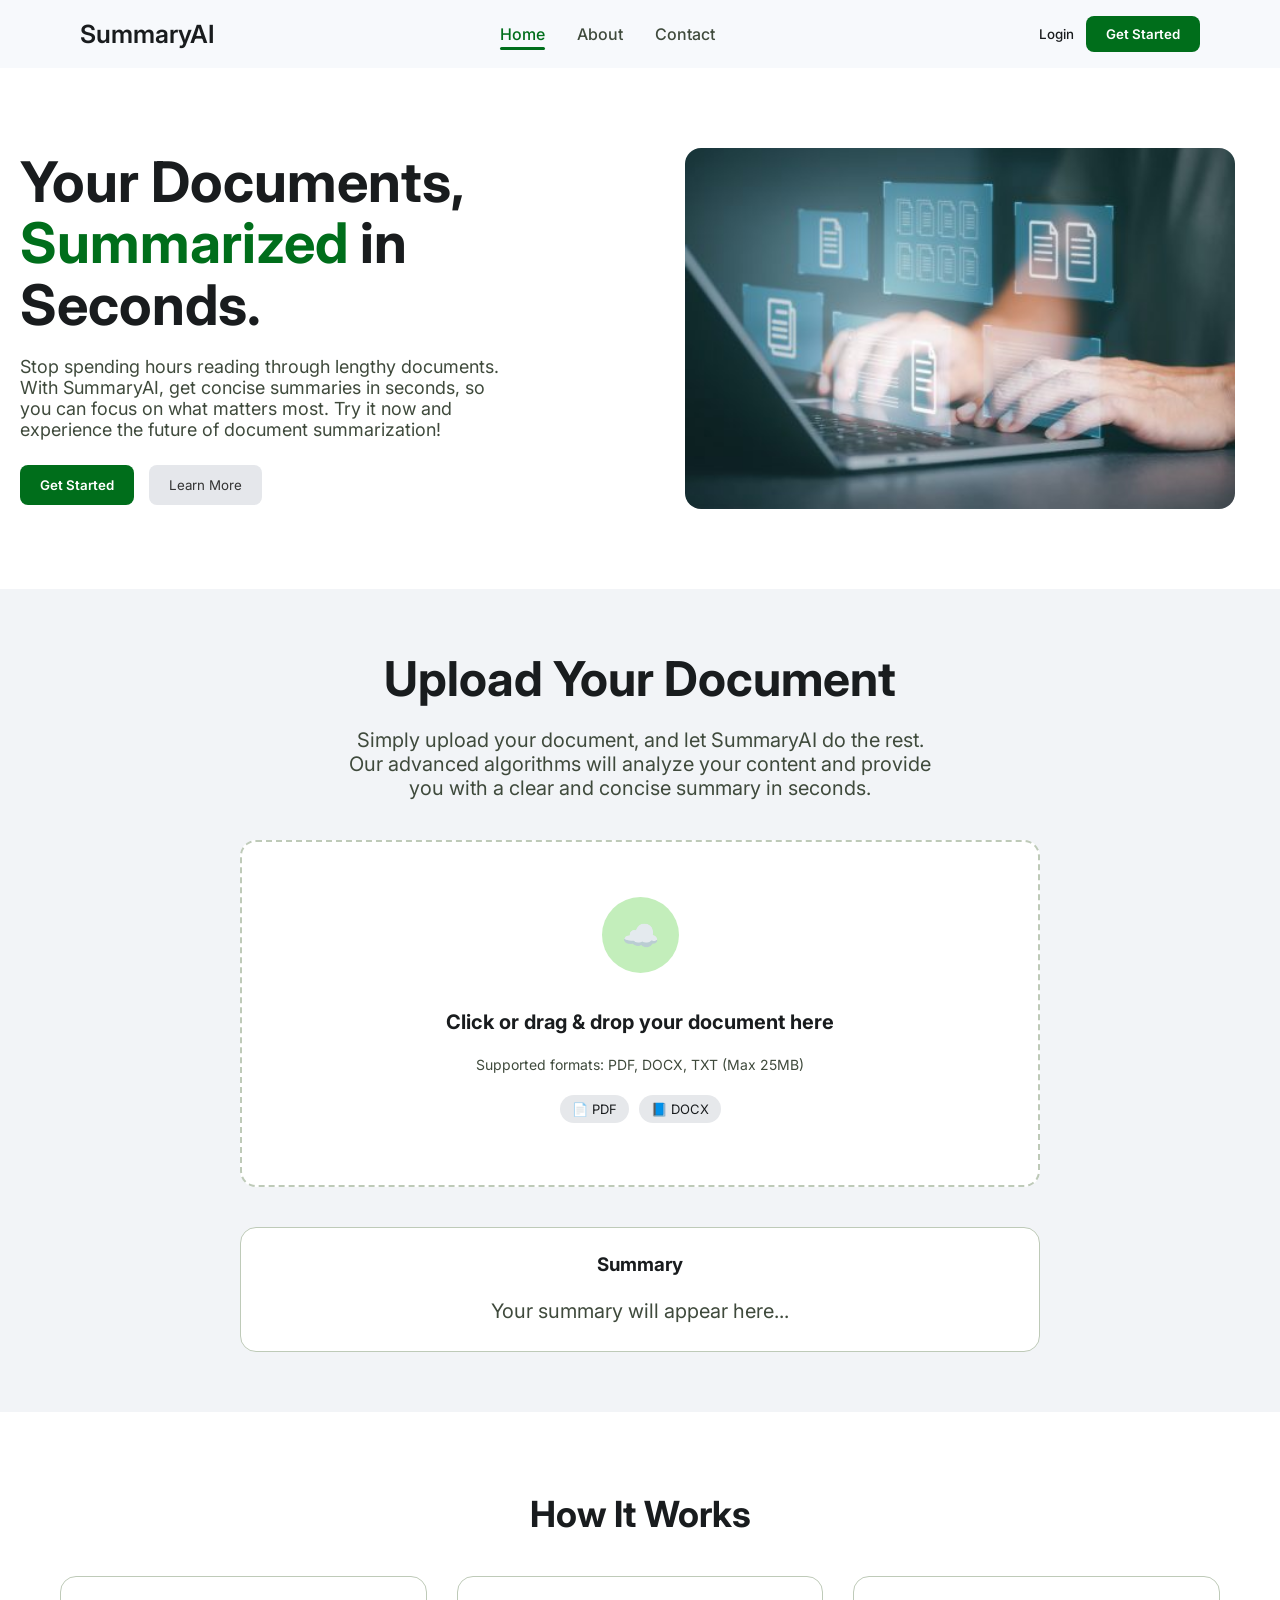
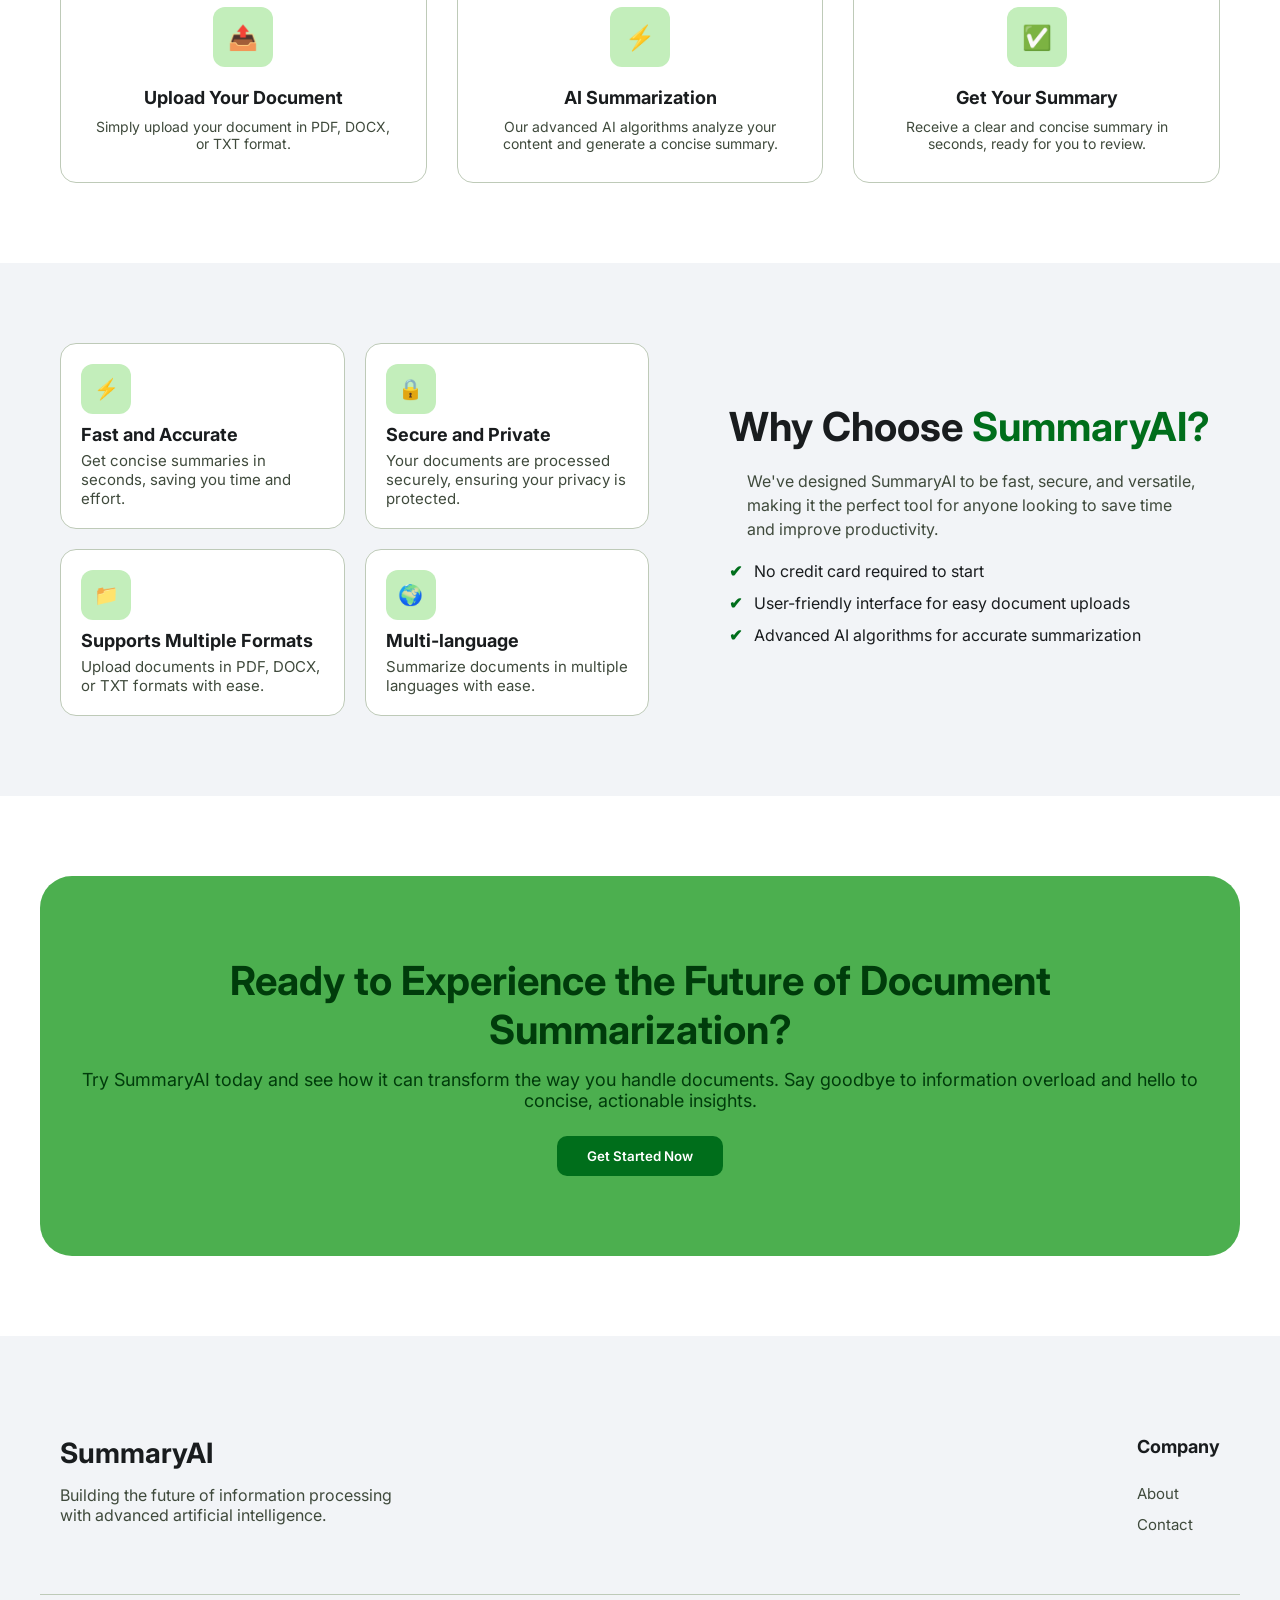
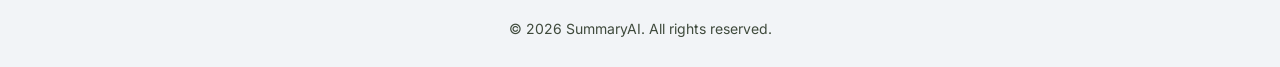
<file: index.html>
<!doctype html>
<html lang="en">
  <head>
    <meta charset="UTF-8" />
    <meta name="viewport" content="width=device-width, initial-scale=1.0" />
    <link rel="stylesheet" href="css/styles.css" />
    <link rel="stylesheet" href="css/mobile.css" />
    <script src="js/scripts.js" defer></script>
    <title>SummaryAI</title>
  </head>
  <body>
    <!-- Navigation -->
    <header>
      <nav class="nav">
        <div class="nav-content">
          <div class="container nav-inner">
            <h1 class="logo">SummaryAI</h1>

            <ul class="menu">
              <li>
                <a href="index.html" class="active" aria-current="page">Home</a>
              </li>
              <li><a href="about.html">About</a></li>
              <li><a href="contact.html">Contact</a></li>
            </ul>

            <div class="actions">
              <button class="login">Login</button>
              <button class="btn-primary">Get Started</button>
            </div>
          </div>
        </div>
      </nav>
    </header>

    <main>
      <!-- Hero section -->
      <section id="home" class="hero">
        <div class="container hero-content">
          <div class="hero-txt">
            <h2>
              Your Documents,<br />
              <span>Summarized</span> in Seconds.
            </h2>

            <p>
              Stop spending hours reading through lengthy documents. With
              SummaryAI, get concise summaries in seconds, so you can focus on
              what matters most. Try it now and experience the future of
              document summarization!
            </p>

            <div class="buttons">
              <button id="heroGetStartedBtn" class="btn-primary">
                Get Started
              </button>
              <button id="heroLearnMoreBtn" class="btn-secondary">
                Learn More
              </button>
            </div>
          </div>

          <div class="hero-img">
            <img src="./images/hero.jpg" alt="AI summarizing documents" />
          </div>
        </div>
      </section>

      <!-- Upload section -->
      <section class="upload">
        <div class="upload-content">
          <h2>Upload Your Document</h2>
          <p>
            Simply upload your document, and let SummaryAI do the rest. Our
            advanced algorithms will analyze your content and provide you with a
            clear and concise summary in seconds.
          </p>

          <div class="upload-box" id="uploadBox">
            <input type="file" id="fileInput" hidden />

            <div class="upload-inner">
              <div class="icon">☁️</div>

              <h3>Click or drag & drop your document here</h3>
              <span>Supported formats: PDF, DOCX, TXT (Max 25MB)</span>

              <div class="file-types">
                <span>📄 PDF</span>
                <span>📘 DOCX</span>
              </div>

              <p id="fileName"></p>
            </div>
          </div>
          <div class="summary-box" id="summaryBox">
            <h3>Summary</h3>
            <p id="summaryText">Your summary will appear here...</p>
          </div>
        </div>
      </section>
      <!-- How it works -->
      <section class="works">
        <div class="container works-content">
          <h2>How It Works</h2>

          <div class="steps">
            <div class="step">
              <div class="icon">📤</div>
              <h3>Upload Your Document</h3>
              <p>Simply upload your document in PDF, DOCX, or TXT format.</p>
            </div>

            <div class="step">
              <div class="icon">⚡</div>
              <h3>AI Summarization</h3>
              <p>
                Our advanced AI algorithms analyze your content and generate a
                concise summary.
              </p>
            </div>

            <div class="step">
              <div class="icon">✅</div>
              <h3>Get Your Summary</h3>
              <p>
                Receive a clear and concise summary in seconds, ready for you to
                review.
              </p>
            </div>
          </div>
        </div>
      </section>

      <!-- Features section -->
      <section class="features">
        <div class="container features-content">
          <!-- Left: feature cards -->
          <div class="feature-grid">
            <div class="feature-card">
              <div class="icon">⚡</div>
              <h3>Fast and Accurate</h3>
              <p>
                Get concise summaries in seconds, saving you time and effort.
              </p>
            </div>
            <div class="feature-card">
              <div class="icon">🔒</div>
              <h3>Secure and Private</h3>
              <p>
                Your documents are processed securely, ensuring your privacy is
                protected.
              </p>
            </div>
            <div class="feature-card">
              <div class="icon">📁</div>
              <h3>Supports Multiple Formats</h3>
              <p>Upload documents in PDF, DOCX, or TXT formats with ease.</p>
            </div>
            <div class="feature-card">
              <div class="icon">🌍</div>
              <h3>Multi-language</h3>
              <p>Summarize documents in multiple languages with ease.</p>
            </div>
          </div>

          <!-- Right: feature description -->
          <div class="features-txt">
            <h2>Why Choose <span>SummaryAI?</span></h2>

            <p>
              We've designed SummaryAI to be fast, secure, and versatile, making
              it the perfect tool for anyone looking to save time and improve
              productivity.
            </p>

            <ul class="feature-list">
              <li>No credit card required to start</li>
              <li>User-friendly interface for easy document uploads</li>
              <li>Advanced AI algorithms for accurate summarization</li>
            </ul>
          </div>
        </div>
      </section>

      <!-- Call to action -->
      <section class="cta">
        <div class="container cta-content">
          <h2>Ready to Experience the Future of Document Summarization?</h2>

          <p>
            Try SummaryAI today and see how it can transform the way you handle
            documents. Say goodbye to information overload and hello to concise,
            actionable insights.
          </p>

          <button id="ctaGetStartedBtn" class="btn-primary">
            Get Started Now
          </button>
        </div>
      </section>
    </main>

    <!-- Footer -->
    <footer class="footer">
      <div class="container footer-content">
        <div class="footer-brand">
          <h2>SummaryAI</h2>
          <p>
            Building the future of information processing with advanced
            artificial intelligence.
          </p>
        </div>

        <div class="footer-col">
          <h4>Company</h4>
          <a href="about.html">About</a>
          <a href="contact.html">Contact</a>
        </div>
      </div>
      <div class="footer-bottom">
        <p>© 2026 SummaryAI. All rights reserved.</p>
      </div>
    </footer>
  </body>
</html>
</file>
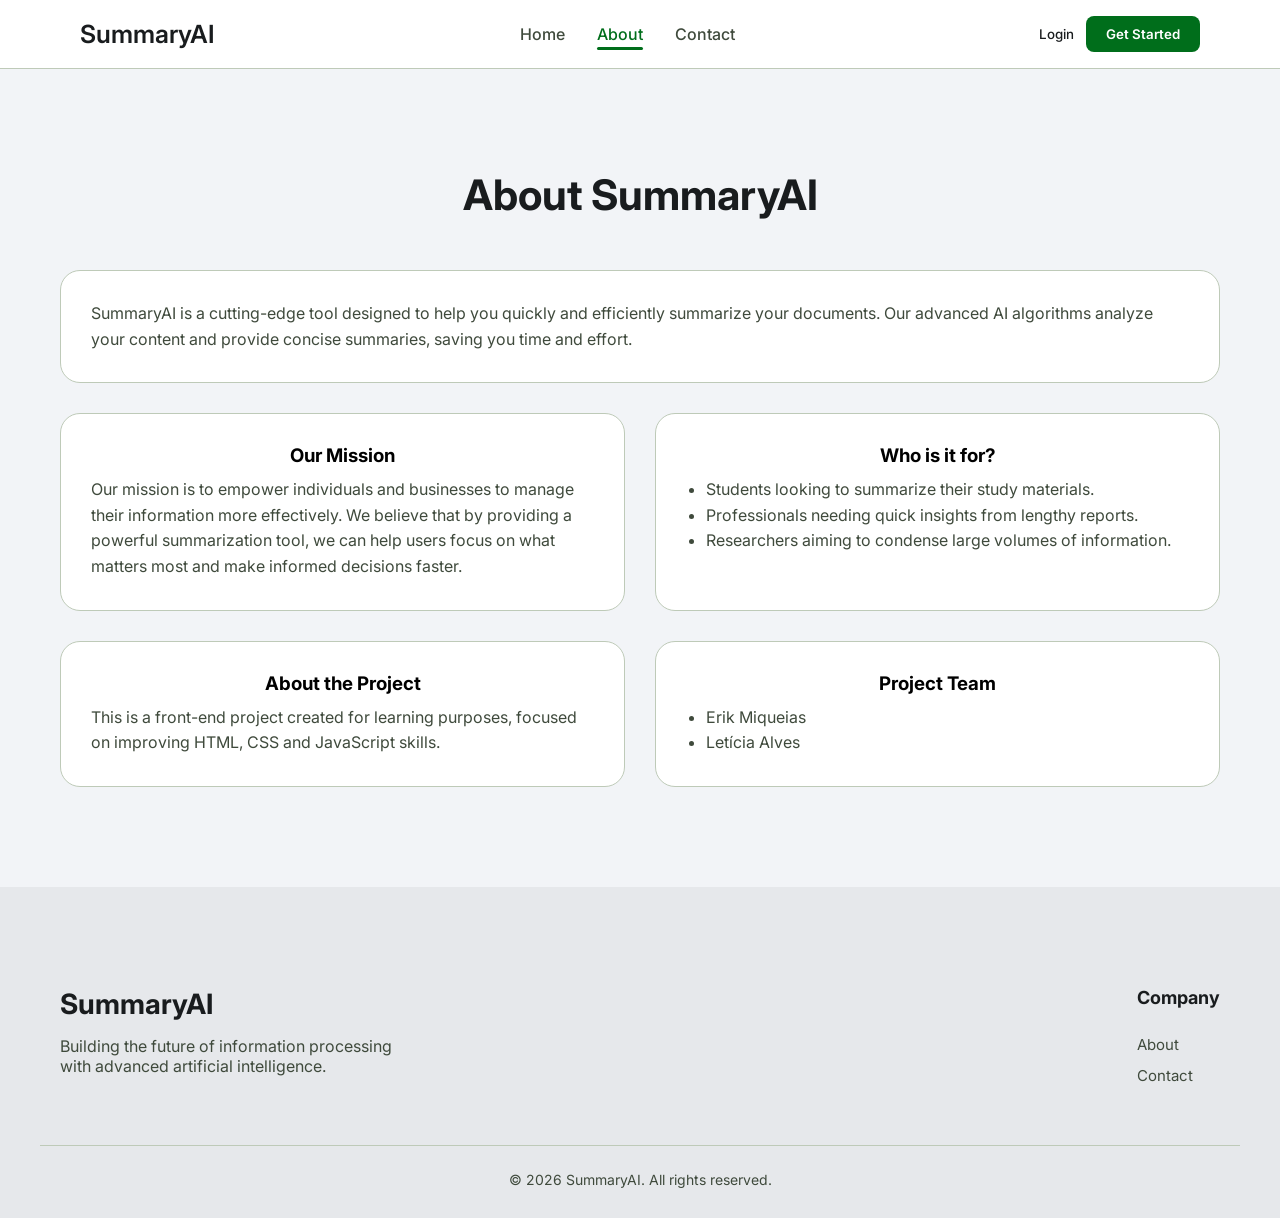
<file: about.html>
<!DOCTYPE html>
<html lang="en">
<head>
  <meta charset="UTF-8">
  <meta name="viewport" content="width=device-width, initial-scale=1.0">
  <title>About</title>
  <link rel="stylesheet" href="css/styles.css" />
  <link rel="stylesheet" href="css/about.css">
  <link rel="stylesheet" href="css/mobile.css" />
</head>
<body>
  <!-- Navigation -->
  <header class="header">
  <nav class="nav">
    <div class="container nav-content">

      <h1 class="logo">SummaryAI</h1>

      <ul class="menu">
        <li><a href="index.html">Home</a></li>
        <li><a href="about.html" class="active" aria-current="page">About</a></li>
        <li><a href="contact.html">Contact</a></li>
      </ul>

      <div class="actions">
        <button class="login">Login</button>
        <button class="btn-primary">Get Started</button>
      </div>

    </div>
  </nav>
</header>

  <main>
  <!-- About section -->
  <section class="about">
    <div class="container about-content">
      
      <h2>About SummaryAI</h2>

      <div class="about-block">
      
      <p>
        SummaryAI is a cutting-edge tool designed to help you quickly and efficiently summarize your documents. Our advanced AI algorithms analyze your content and provide concise summaries, saving you time and effort.
      </p>
      </div>

      <!-- Mission -->
      <div class="about-block">
        <h3>Our Mission</h3>
        <p>
          Our mission is to empower individuals and businesses to manage their information more effectively. We believe that by providing a powerful summarization tool, we can help users focus on what matters most and make informed decisions faster.
        </p>
    </div>

    <!-- Target audience -->
    <div class="about-block">
      <h3>Who is it for?</h3>

      <ul>
        <li>Students looking to summarize their study materials.</li>
        <li>Professionals needing quick insights from lengthy reports.</li>
        <li>Researchers aiming to condense large volumes of information.</li>
      </ul>
    </div>

    <!-- Project info -->
    <div class="about-block">
      <h3>About the Project</h3>
      <p>
        This is a front-end project created for learning purposes,
        focused on improving HTML, CSS and JavaScript skills.
      </p>
    </div>

    <!-- Team -->
    <div class="about-block">
      <h3>Project Team</h3>
     <ul>
      <li>Erik Miqueias</li>
      <li>Letícia Alves</li>
     </ul>
    </div>
  </div>
  </section>
  </main>

 
  <!-- Footer -->
    <footer class="footer">
        <div class="container footer-content">

        <div class="footer-brand">
           <h2>SummaryAI</h2>
            <p>
               Building the future of information processing with advanced artificial intelligence.
             </p>
        </div>

        <div class="footer-col">
            <h4>Company</h4>
              <a href="about.html">About</a>
              <a href="contact.html">Contact</a>
        </div>

        </div>
        <div class="footer-bottom">
            <p>© 2026 SummaryAI. All rights reserved.</p>
         </div>
        </footer>
</body>
</html>
</file>
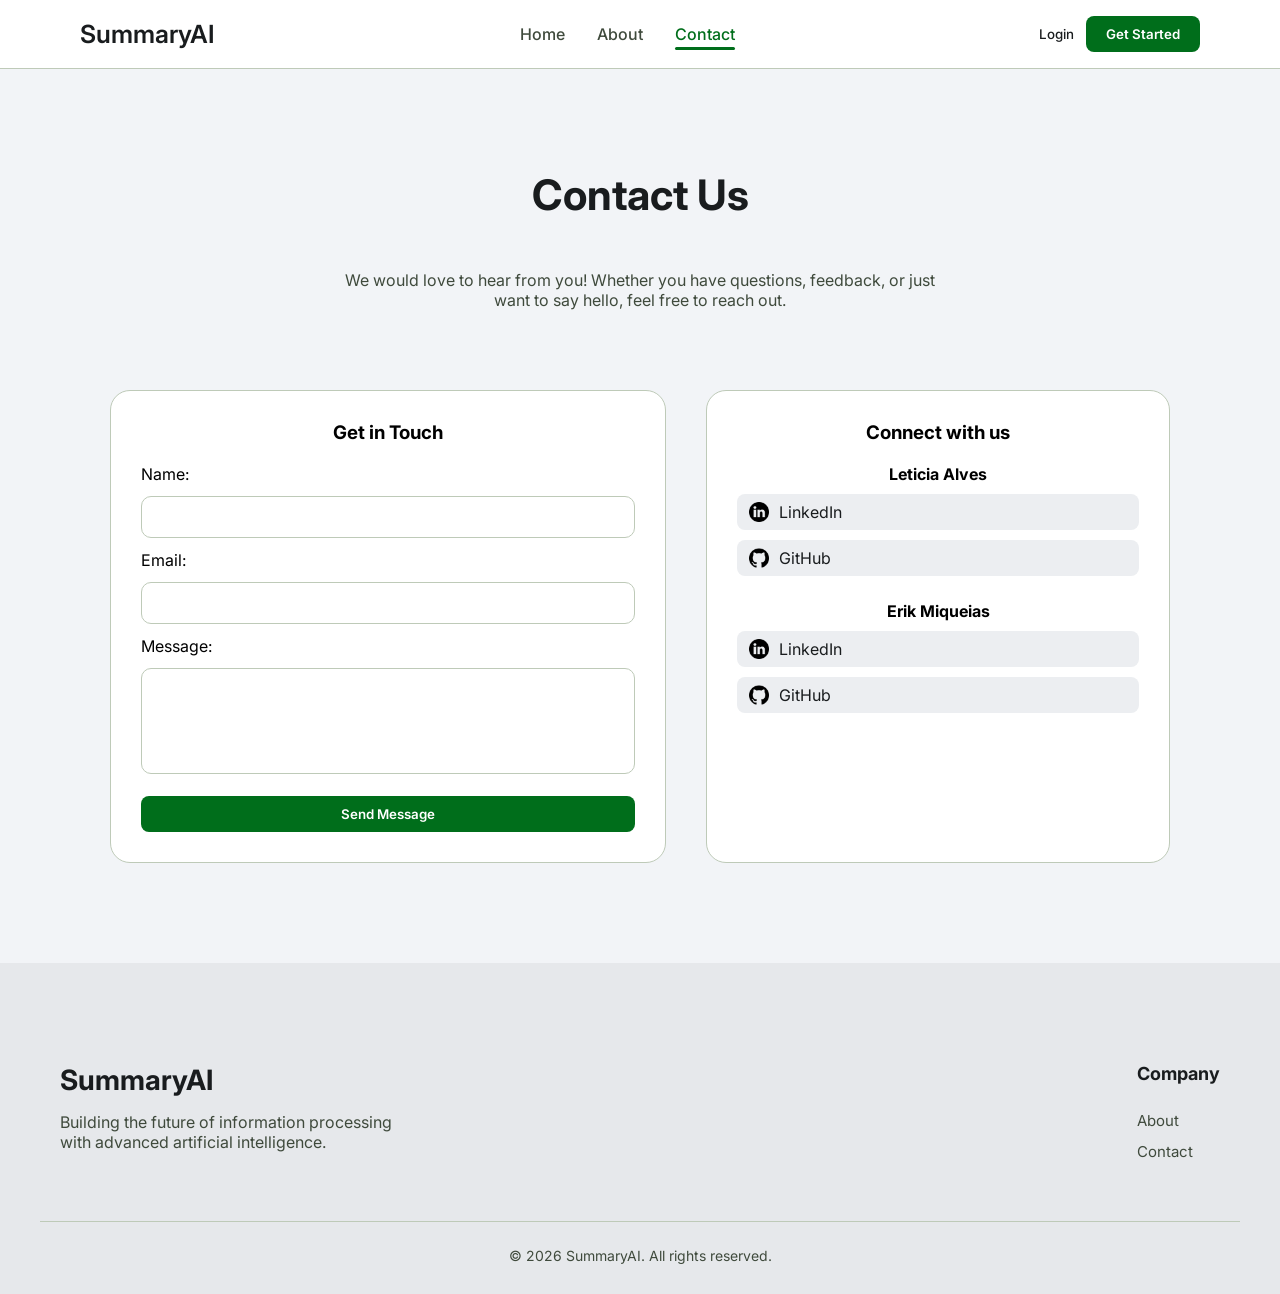
<file: contact.html>
<!DOCTYPE html>
<html lang="en">
<head>
  <meta charset="UTF-8">
  <meta name="viewport" content="width=device-width, initial-scale=1.0">
  <title>Contact</title>
  <link rel="stylesheet" href="css/styles.css" />
  <link rel="stylesheet" href="css/contact.css">
  <link rel="stylesheet" href="css/mobile.css" />
</head>
<body>

  <!-- Header -->
  <header class="header">
  <nav class="nav">
    <div class="container nav-content">

      <h1 class="logo">SummaryAI</h1>

      <ul class="menu">
        <li><a href="index.html">Home</a></li>
        <li><a href="about.html">About</a></li>
        <li><a href="contact.html" class="active" aria-current="page">Contact</a></li>
      </ul>

      <div class="actions">
        <button class="login">Login</button>
        <button class="btn-primary">Get Started</button>
      </div>

    </div>
  </nav>
</header>

  <main>
  <!-- Contact section -->
  <section class="contact">
    <div class="container contact-content">
      
      <h2>Contact Us</h2>

      <p class="contact-intro">
        We would love to hear from you! Whether you have questions, feedback,
        or just want to say hello, feel free to reach out.
      </p>

      <!-- Contact form -->
      <div class="contact-block">
        <h3>Get in Touch</h3>

        <form id="contactForm" action="#" method="post" class="contact-form">
          
          <label for="name">Name:</label>
          <input type="text" id="name" name="name" required />

          <label for="email">Email:</label>
          <input type="email" id="email" name="email" required />

          <label for="message">Message:</label>
          <textarea id="message" name="message" rows="5" required></textarea>

          <button id="contactSubmitBtn" type="submit" class="btn-primary">
            Send Message
          </button>

        </form>
      </div>
      <!-- Social links -->
       <!-- Social links -->
<div class="contact-social">
  <h3>Connect with us</h3>

  <div class="social-group">
    <p><strong>Leticia Alves</strong></p>

    <ul>
      <li>
        <a href="https://www.linkedin.com/in/leticia954/" target="_self" rel="noopener noreferrer" class="social-link">
          <img src="./assets/linkedin.png" alt="LinkedIn">
          LinkedIn
        </a>
      </li>

      <li>
        <a href="https://github.com/letxiz" target="_self" rel="noopener noreferrer" class="social-link">
          <img src="./assets/github.png" alt="GitHub">
          GitHub
        </a>
      </li>
    </ul>
  </div>

  <div class="social-group">
    <p><strong>Erik Miqueias</strong></p>

    <ul>
      <li>
        <a href="https://www.linkedin.com/in/erik-miqueias-330471255/" target="_self" rel="noopener noreferrer" class="social-link">
          <img src="./assets/linkedin.png" alt="LinkedIn">
          LinkedIn
        </a>
      </li>

      <li>
        <a href="https://github.com/erikmiqueias" target="_self" rel="noopener noreferrer" class="social-link">
          <img src="./assets/github.png" alt="GitHub">
          GitHub
        </a>
      </li>
    </ul>
  </div>
</div>
  </section>
  </main>


  <!-- Footer -->
    <footer class="footer">
        <div class="container footer-content">

        <div class="footer-brand">
           <h2>SummaryAI</h2>
            <p>
               Building the future of information processing with advanced artificial intelligence.
             </p>
        </div>

        <div class="footer-col">
            <h4>Company</h4>
              <a href="about.html">About</a>
              <a href="contact.html">Contact</a>
        </div>

        </div>
        <div class="footer-bottom">
            <p>© 2026 SummaryAI. All rights reserved.</p>
         </div>
        </footer>
</body>
</html>
</file>
<file: css/styles.css>
@import url("https://fonts.googleapis.com/css2?family=Inter:ital,opsz,wght@0,14..32,100..900;1,14..32,100..900&display=swap");

* {
  margin: 0;
  padding: 0;
  box-sizing: border-box;
  font-family: "Inter", sans-serif;
}

body {
  background: var(--background);
  width: 100%;
  margin: 0;
}
/* Header */

/* Default container */
.container {
  max-width: 1200px;
  margin: 0 auto;
  padding: 0 20px;
}

/* Navigation */
.nav-content {
  width: 100%;
}

.nav-inner {
  display: flex;
  align-items: center;
  justify-content: space-between;
  padding: 16px 40px;
}

/* Logo */
.logo {
  font-size: 25px;
  font-weight: 600;
  color: var(--on-surface);
  padding: 0%;
  margin: 0;
}

/* Menu */
.menu {
  display: flex;
  list-style: none;
  gap: 32px;
  margin: 0;
  padding: 0;
}

.menu a {
  position: relative;
  text-decoration: none;
  color: var(--on-surface-variant);
  font-weight: 500;
}

.menu a:hover {
  color: var(--primary);
}

.menu a.active {
  color: var(--primary);
}

.menu a.active::after {
  content: "";
  position: absolute;
  left: 0;
  bottom: -6px;
  width: 100%;
  height: 3px;
  background-color: var(--primary);
  border-radius: 2px;
}

/* Actions */
.actions {
  display: flex;
  align-items: center;
  gap: 12px;
  margin-left: 40px;
}

.login {
  background: transparent;
  border: none;
  color: var(--on-surface);
  font-weight: 500;
  cursor: pointer;
}

/* Buttons */
.btn-primary {
  background: var(--primary);
  color: var(--on-primary);
  border: none;
  padding: 10px 20px;
  border-radius: 8px;
  font-weight: 600;
  cursor: pointer;
}

.btn-primary:hover {
  opacity: 0.9;
}

.btn-secondary {
  background-color: #e5e7eb;
  color: #333;
  padding: 12px 20px;
  border: none;
  border-radius: 8px;
  cursor: pointer;
}

/* Hero */
.hero {
  padding: 80px 0;
  background: var(--surface-container-lowest);
}
.hero .container {
  max-width: 1400px;
}

.hero-content {
  display: flex;
  align-items: center;
  justify-content: space-between;
  gap: 40px;
}

.hero-txt {
  flex: 1;
}

.hero-txt h2 {
  font-size: 56px;
  font-weight: 700;
  line-height: 1.1;
  color: var(--on-surface);
}

.hero-txt h2 span {
  color: var(--primary);
}

.hero-txt p {
  margin-top: 20px;
  font-size: 18px;
  color: var(--on-surface-variant);
  max-width: 500px;
}

.buttons {
  margin-top: 25px;
  display: flex;
  gap: 15px;
}

/* Hero image */
.hero-img {
  flex: 1;
  display: flex;
  justify-content: center;
}

.hero-img img {
  width: 100%;
  max-width: 550px;
  border-radius: 16px;
}

/* Upload */
.upload {
  padding: 60px 0;
  background: var(--surface-container-low);
}

.upload-content {
  max-width: 1200px;
  margin: 0 auto;
  text-align: center;
}
.upload-content h2 {
  font-size: 48px;
  color: var(--on-surface);
  font-weight: bold;
}
.upload-content p {
  margin-top: 20px;
  color: var(--on-surface-variant);
  font-size: 20px;
  max-width: 600px;
  margin-left: auto;
  margin-right: auto;
}

/* Upload box */
.upload-box {
  max-width: 800px;
  margin: 40px auto;
  border: 2px dashed var(--outline-variant);
  border-radius: 16px;
  padding: 40px;
  cursor: pointer;
  transition: 0.3s;
  background-color: var(--surface-container-lowest);
}

.upload.dragger {
  border-color: var(--primary);
}

.upload-box:hover {
  background-color: var(--surface-container-low);
}

/* Inner content */
.upload-box .upload-inner {
  display: flex;
  flex-direction: column;
  align-items: center;
  gap: 12px;
}
.summary-box {
  margin-top: 40px;
  padding: 25px;
  background: var(--surface-container-lowest);
  border: 1px solid var(--outline-variant);
  border-radius: 16px;
  max-width: 800px;
  margin: 0 auto;
}

.summary-box h3 {
  margin-bottom: 15px;
  color: var(--on-surface);
}

.summary-box p {
  color: var(--on-surface-variant);
  line-height: 1.5;
}

/* Icon */
.upload-inner {
  pointer-events: none;
}

.upload-inner .icon {
  background: var(--secondary-container);
  color: var(--on-secondary-container);
  font-size: 30px;
  padding: 20px;
  border-radius: 50%;
  margin: 15px;
}

/* Main text */
.upload-inner h3 {
  font-size: 20px;
  margin: 10px 0;
  color: var(--on-surface);
}

/* Secondary text */
.upload-inner span {
  color: var(--on-surface-variant);
  font-size: 14px;
}

/* File types */
.file-types {
  display: flex;
  gap: 10px;
  margin-top: 10px;
}

.file-types span {
  background: var(--surface-container-high);
  color: var(--on-surface);
  padding: 6px 12px;
  border-radius: 20px;
  font-size: 13px;
}

/* File name */
#fileName {
  margin-top: 10px;
  font-weight: 500;
  color: var(--primary);
}
/* Section */
.works {
  padding: 80px 0;
  background: var(--surface-container-lowest);
}

/* Content */
.works-content {
  text-align: center;
}

/* Title */
.works-content h2 {
  font-size: 36px;
  color: var(--on-surface);
}

/* Subtitle (optional) */
.works-content p {
  color: var(--on-surface-variant);
}

/* Cards */
.steps {
  display: flex;
  gap: 30px;
  margin-top: 40px;
}

/* Card */
.step {
  flex: 1;
  background: var(--surface-container-lowest);
  padding: 30px;
  border-radius: 16px;
  text-align: center;
  border: 1px solid var(--outline-variant);
  transition: 0.3s;
}

/* Icon */
.step .icon {
  width: 60px;
  height: 60px;
  margin: 0 auto 20px;

  display: flex;
  align-items: center;
  justify-content: center;

  background: var(--secondary-container);
  color: var(--on-secondary-container);

  border-radius: 12px;
  font-size: 24px;
}
.step:hover {
  transform: translateY(-5px);
  background: var(--surface-container-low);
}

/* Card title */
.step h3 {
  font-size: 18px;
  margin-bottom: 10px;
  color: var(--on-surface);
}

/* Text */
.step p {
  font-size: 14px;
  color: var(--on-surface-variant);
}
/* Section */
.features {
  padding: 80px 0;
  background: var(--surface-container-low);
}

/* Main layout */
.features-content {
  display: flex;
  align-items: center;
  justify-content: space-between;
  gap: 80px;
}

/* Card grid (left side) */
.feature-grid {
  flex: 1.2;
  display: grid;
  grid-template-columns: repeat(2, 1fr);
  gap: 20px;
}

/* Card */
.feature-card {
  background: var(--surface-container-lowest);
  padding: 20px;
  border-radius: 16px;
  border: 1px solid var(--outline-variant);
  transition: 0.3s;
}

/* Hover (optional) */
.feature-card:hover {
  transform: translateY(-5px);
  background: var(--surface-container-low);
}

/* Icon */
.feature-card .icon {
  width: 50px;
  height: 50px;

  display: flex;
  align-items: center;
  justify-content: center;

  background: var(--secondary-container);
  color: var(--on-secondary-container);

  border-radius: 12px;
  font-size: 20px;
  margin-bottom: 10px;
}

/* Card title */
.feature-card h3 {
  font-size: 18px;
  margin-bottom: 6px;
  color: var(--on-surface);
}

/* Card text */
.feature-card p {
  font-size: 15px;
  color: var(--on-surface-variant);
}

/* Right side */
.features-txt {
  flex: 1;
  max-width: 500px;
}

/* Title */
.features-txt h2 {
  font-size: 40px;
  color: var(--on-surface);
}

.features-txt h2 span {
  color: var(--primary);
}

/* Paragraph */
.features-txt p {
  margin: 18px;
  color: var(--on-surface-variant);
  line-height: 1.5;
}

/* List */
.feature-list {
  list-style: none;
  padding: 0;
  margin-top: 20px;
}

/* Items */
.feature-list li {
  margin-bottom: 12px;
  color: var(--on-surface);
  position: relative;
  padding-left: 25px;
  font-size: 16px;
}

/* Green checkmark */
.feature-list li::before {
  content: "✔";
  position: absolute;
  left: 0;
  color: var(--primary);
  font-weight: bold;
}
.cta {
  padding: 80px 20px; /* Page side padding */
  background: var(--surface-container-lowest);
}

.cta-content {
  width: 100%;
  background: var(--primary-container);
  color: var(--on-primary-container);

  padding: 80px 40px;
  border-radius: 32px;

  text-align: center;
}

/* Title */
.cta-content h2 {
  font-size: 40px;
  margin-bottom: 15px;
}

/* Text */
.cta-content p {
  font-size: 18px;
  margin-bottom: 25px;
}

/* Button */
.cta-content .btn-primary {
  background: var(--primary);
  color: var(--on-primary);
  padding: 12px 30px;
  border-radius: 10px;
}
.footer {
  background: var(--surface-container-low);
  padding: 100px 40px 30px;
}

/* Layout */
.footer-content {
  display: flex;
  justify-content: space-between;
  align-items: flex-start;
  gap: 80px;
}

/* Brand */
.footer-brand h2 {
  font-size: 28px;
  color: var(--on-surface);
  margin-bottom: 15px;
}

.footer-brand p {
  font-size: 16px;
  color: var(--on-surface-variant);
  max-width: 350px;
}

/* Column */
.footer-col {
  display: flex;
  flex-direction: column;
  gap: 12px;
}

.footer-col h4 {
  font-size: 18px;
  color: var(--on-surface);
  margin-bottom: 15px;
}

/* Links */
.footer-col a {
  font-size: 15px;
  color: var(--on-surface-variant);
  text-decoration: none;
  transition: 0.2s;
}

.footer-col a:hover {
  color: var(--primary);
}

/* Bottom line */
.footer-bottom {
  border-top: 1px solid var(--outline-variant);
  margin-top: 60px;
  padding-top: 25px;
  text-align: center;
}

.footer-bottom p {
  font-size: 14px;
  color: var(--on-surface-variant);
}
/* Design system */
:root {
  /* Background & Surface */
  --background: #f7f9fc;
  --on-background: #191c1e;
  --surface: #f7f9fc;
  --on-surface: #191c1e;
  --surface-variant: #e0e3e6;
  --on-surface-variant: #3f4a3c;
  --surface-dim: #d8dadd;
  --surface-bright: #f7f9fc;
  --surface-tint: #006e1b;
  --inverse-surface: #2d3133;
  --inverse-on-surface: #eff1f4;

  /* Surface Containers */
  --surface-container-lowest: #ffffff;
  --surface-container-low: #f2f4f7;
  --surface-container: #eceef1;
  --surface-container-high: #e6e8eb;
  --surface-container-highest: #e0e3e6;

  /* Primary */
  --primary: #006e1b;
  --on-primary: #ffffff;
  --primary-container: #4caf4f;
  --on-primary-container: #003c0b;
  --primary-fixed: #94f98f;
  --primary-fixed-dim: #78dc76;
  --on-primary-fixed: #002204;
  --on-primary-fixed-variant: #005312;
  --inverse-primary: #78dc76;

  /* Secondary */
  --secondary: #42673f;
  --on-secondary: #ffffff;
  --secondary-container: #c3eebb;
  --on-secondary-container: #486d45;
  --secondary-fixed: #c3eebb;
  --secondary-fixed-dim: #a8d1a0;
  --on-secondary-fixed: #002204;
  --on-secondary-fixed-variant: #2b4f29;

  /* Tertiary */
  --tertiary: #a53362;
  --on-tertiary: #ffffff;
  --tertiary-container: #f26f9f;
  --on-tertiary-container: #690036;
  --tertiary-fixed: #ffd9e2;
  --tertiary-fixed-dim: #ffb1c8;
  --on-tertiary-fixed: #3e001d;
  --on-tertiary-fixed-variant: #86184a;

  /* Error */
  --error: #ba1a1a;
  --on-error: #ffffff;
  --error-container: #ffdad6;
  --on-error-container: #93000a;

  /* Outline */
  --outline: #6f7a6b;
  --outline-variant: #becab8;
}
</file>
<file: css/mobile.css>
/* Tablet layout */
@media (min-width: 541px) and (max-width: 1024px) {
  /* Header spacing */
  .container {
    padding: 0 24px;
  }

  .nav-inner,
  .nav-content {
    padding: 16px 24px;
  }

  .menu {
    gap: 18px;
  }

  .actions {
    margin-left: 20px;
  }

  /* Main sections */
  .hero {
    padding: 56px 0;
  }

  .hero-content {
    gap: 24px;
  }

  .hero-txt h2 {
    font-size: 42px;
  }

  .hero-txt p {
    font-size: 16px;
  }

  .upload-content h2 {
    font-size: 38px;
  }

  .upload-content p {
    font-size: 18px;
  }

  /* Grid adjustments */
  .steps {
    display: grid;
    grid-template-columns: repeat(2, 1fr);
  }

  .features-content {
    flex-direction: column;
    gap: 36px;
  }

  .feature-grid,
  .features-txt {
    width: 100%;
    max-width: 100%;
  }

  .cta-content {
    padding: 56px 28px;
    border-radius: 24px;
  }

  .cta-content h2 {
    font-size: 34px;
  }

  /* Single-column pages */
  .about-content,
  .contact-content {
    grid-template-columns: 1fr;
  }

  .about-content h2,
  .contact-content h2,
  .contact-intro {
    grid-column: auto;
  }

  .about-content .about-block:first-of-type {
    grid-column: auto;
  }

  /* Footer spacing */
  .footer {
    padding: 70px 24px 24px;
  }

  .footer-content {
    gap: 36px;
  }
}

/* Mobile layout */
@media (max-width: 540px) {
  /* Base spacing */
  .container {
    padding: 0 16px;
  }

  /* Stacked header */
  .nav-inner,
  .nav-content {
    display: flex;
    flex-direction: column;
    align-items: center;
    gap: 14px;
    padding: 14px 16px;
  }

  .logo {
    margin-right: 0;
    font-size: 22px;
  }

  .menu {
    width: 100%;
    justify-content: center;
    flex-wrap: wrap;
    gap: 14px;
  }

  .actions {
    width: 100%;
    margin-left: 0;
    justify-content: center;
  }

  .btn-primary,
  .btn-secondary {
    padding: 10px 16px;
  }

  /* Hero stack */
  .hero {
    padding: 44px 0;
  }

  .hero-content {
    flex-direction: column;
    gap: 20px;
    text-align: center;
  }

  .hero-txt h2 {
    font-size: 34px;
    line-height: 1.2;
  }

  .hero-txt p {
    margin: 14px auto 0;
    font-size: 16px;
  }

  .buttons {
    justify-content: center;
    flex-wrap: wrap;
  }

  .hero-img img {
    max-width: 100%;
  }

  /* Section rhythm */
  .upload,
  .works,
  .features,
  .cta,
  .about,
  .contact {
    padding: 44px 0;
  }

  .upload-content h2,
  .works-content h2,
  .features-txt h2,
  .cta-content h2,
  .about-content h2,
  .contact-content h2 {
    font-size: 30px;
  }

  .upload-content p,
  .contact-intro,
  .cta-content p {
    font-size: 16px;
  }

  .upload-box {
    margin: 24px auto;
    padding: 22px 16px;
  }

  .summary-box {
    margin-top: 24px;
    padding: 18px;
  }

  /* Cards and grids */
  .steps {
    display: flex;
    flex-direction: column;
    gap: 18px;
  }

  .features-content {
    flex-direction: column;
    gap: 22px;
  }

  .feature-grid {
    width: 100%;
    grid-template-columns: 1fr;
  }

  .features-txt {
    max-width: 100%;
  }

  .features-txt p {
    margin: 14px 0;
  }

  .feature-list li {
    font-size: 15px;
  }

  .cta {
    padding-left: 16px;
    padding-right: 16px;
  }

  .cta-content {
    padding: 36px 18px;
    border-radius: 20px;
  }

  .about-content,
  .contact-content {
    grid-template-columns: 1fr;
    gap: 20px;
  }

  .about-content h2,
  .contact-content h2,
  .contact-intro {
    grid-column: auto;
  }

  .about-content .about-block:first-of-type {
    grid-column: auto;
  }

  .about-block,
  .contact-block,
  .contact-social {
    padding: 20px;
    border-radius: 14px;
  }

  /* Footer stack */
  .footer {
    padding: 44px 16px 20px;
  }

  .footer-content {
    flex-direction: column;
    gap: 24px;
  }

  .footer-bottom {
    margin-top: 30px;
    padding-top: 16px;
  }
}
</file>
<file: css/about.css>
.header {
  background: var(--surface-container-lowest);
  border-bottom: 1px solid var(--outline-variant);
}

.nav-content {
  width: 100%;
  display: flex;
  align-items: center;
  justify-content: space-between;
  padding: 16px 40px;
}

/* Logo */
.logo {
  font-size: 25px;
  font-weight: 600;
  color: var(--on-surface);
  margin: 0;
  margin-right: 40px;
}

/* Centered menu */
.menu {
  display: flex;
  gap: 32px;
  list-style: none;
  margin: 0;
  padding: 0;
}

/* Right actions */
.actions {
  display: flex;
  align-items: center;
  gap: 12px;
  margin-left: 40px;
}
.about {
  padding: 100px 20px;
  background: var(--surface-container-low);
}

/* Container */
.about .container {
  max-width: 1200px;
  margin: 0 auto;
}

/* Grid */
.about-content {
  display: grid;
  grid-template-columns: repeat(2, 1fr);
  gap: 30px;
}

/* Title */
.about-content h2 {
  grid-column: span 2;
  text-align: center;
  font-size: 42px;
  margin-bottom: 20px;
  color: var(--on-surface);
  
}

/* First block spans full width */
.about-content .about-block:first-of-type {
  grid-column: span 2;
}

/* Cards */
.about-block {
  background: var(--surface-container-lowest);
  padding: 30px;
  border-radius: 20px;
  border: 1px solid var(--outline-variant);

  transition: all 0.3s ease;
}

/* Hover (on mouse over) */
.about-block:hover {
  transform: translateY(-8px) scale(1.01);
  box-shadow: 0 15px 30px rgba(0,0,0,0.05);
  border-color: var(--primary);
}

.about-block h3 {
  text-align: center;
  margin-bottom: 10px;
}



/* Text */
.about-block p,
.about-block li {
  color: var(--on-surface-variant);
  line-height: 1.6;
}

/* List */
.about-block ul {
  padding-left: 20px;
  margin-top: 10px;
}
.footer {
  background: var(--surface-container-high);
}
</file>
<file: css/contact.css>
/* Header */
.header {

  background: var(--surface-container-lowest);
  border-bottom: 1px solid var(--outline-variant);
}

.nav-content {
  width: 100%;
  display: flex;
  align-items: center;
  justify-content: space-between;
  padding: 16px 40px;
}

.logo {
  font-size: 25px;
  font-weight: 600;
  color: var(--on-surface);
  margin: 0;
  margin-right: 40px;
}

.menu {
  display: flex;
  list-style: none;
  gap: 32px;
  margin: 0;
  padding: 0;
}

.actions {
  display: flex;
  align-items: center;
  gap: 12px;
  margin-left: 40px;
}

/* Section */
.contact {
  padding: 100px 20px;
  background: var(--surface-container-low);
}

.contact .container {
  max-width: 1100px;
  margin: 0 auto;
}

/* Title */
.contact-content h2 {
  grid-column: span 2; 
  text-align: center;
  font-size: 42px;
  margin-bottom: 10px;
  color: var(--on-surface);
}

/* Intro */
.contact-intro {
  grid-column: span 2; 
  text-align: center;
  color: var(--on-surface-variant);
  max-width: 600px;
  margin: 0 auto 40px;
}

/* Grid */
.contact-content {
  display: grid;
  grid-template-columns: 1.2fr 1fr;
  gap: 40px;
}

/* Form */
.contact-block {
  background: var(--surface-container-lowest);
  padding: 30px;
  border-radius: 20px;
  border: 1px solid var(--outline-variant);
}

.contact-block h3 {
  margin-bottom: 20px;
  text-align: center;
}

.contact-form {
  display: flex;
  flex-direction: column;
  gap: 12px;
}

/* Inputs */
.contact-form input,
.contact-form textarea {
  padding: 12px;
  border-radius: 10px;
  border: 1px solid var(--outline-variant);
  resize: none;
  outline: none;
  transition: 0.2s;
}

.contact-form input:focus,
.contact-form textarea:focus {
  border-color: var(--primary);
}

/* Button */
.contact-form button {
  margin-top: 10px;
}

/* Social */
.contact-social {
  background: var(--surface-container-lowest);
  padding: 30px;
  border-radius: 20px;
  border: 1px solid var(--outline-variant);
}

.contact-social h3 {
  margin-bottom: 20px;
  text-align: center;
}

/* Group */
.social-group {
  margin-bottom: 25px;
}

/* Name */
.social-group p {
  font-weight: 600;
  margin-bottom: 10px;
   text-align: center;
}

/* List */
.contact-social ul {
  display: flex;
  flex-direction: column;
  gap: 10px; 
  list-style: none;
  padding: 0;
  margin: 0;
}


/* Styled link */
.social-link {
  display: flex;
  align-items: center;
  gap: 10px;

  text-decoration: none;
  color: var(--on-surface);

  padding: 8px 12px;
  border-radius: 8px;

  background: var(--surface-container);
  transition: 0.2s;
}

/* Icon */
.social-link img {
  width: 20px !important;
  height: 20px !important;
  max-width: 20px !important;
  object-fit: contain;
}

/* Hover */
.social-link:hover {
  background: var(--primary);
  color: var(--on-primary);
}

/* Footer */
.footer {
  background: var(--surface-container-high);
}
</file>
